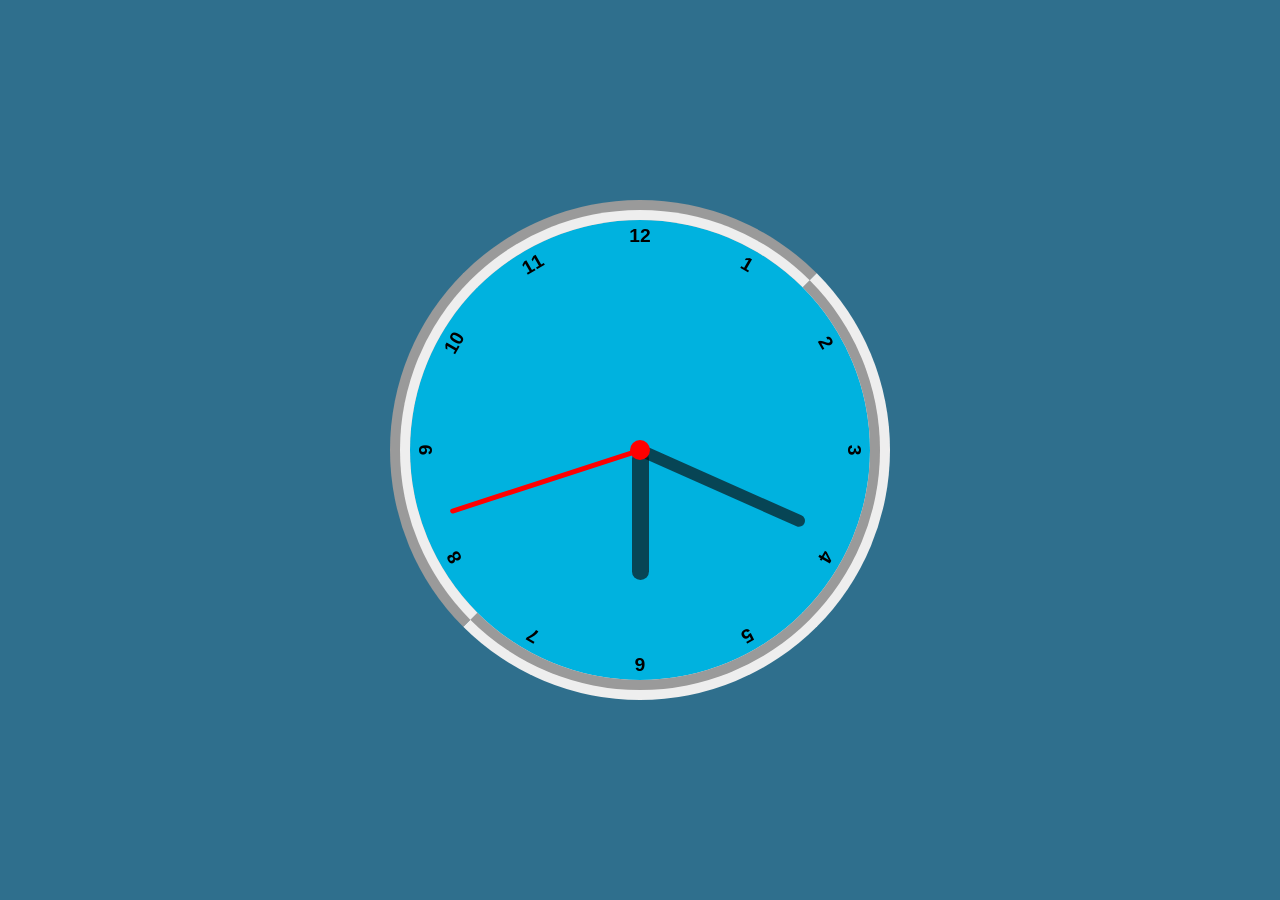
<file: clock/index.html>
<!DOCTYPE html>
<html lang="en">

<head>
    <meta charset="UTF-8">
    <meta name="viewport" content="width=device-width, initial-scale=1.0">

    <link rel="stylesheet" href="./css/style.css">

    <script defer src="./js/script.js"></script>

    <title>Clock</title>
</head>

<body>
    <main>
        <div class="clock">
            <div class="hour-hand"></div>
            <div class="minute-hand"></div>
            <div class="second-hand"></div>

            <div class="center"></div>

            <div class="number number-1">1</div>
            <div class="number number-2">2</div>
            <div class="number number-3">3</div>
            <div class="number number-4">4</div>
            <div class="number number-5">5</div>
            <div class="number number-6">6</div>
            <div class="number number-7">7</div>
            <div class="number number-8">8</div>
            <div class="number number-9">9</div>
            <div class="number number-10">10</div>
            <div class="number number-11">11</div>
            <div class="number number-12">12</div>
        </div>
    </main>
</body>

</html>
</file>
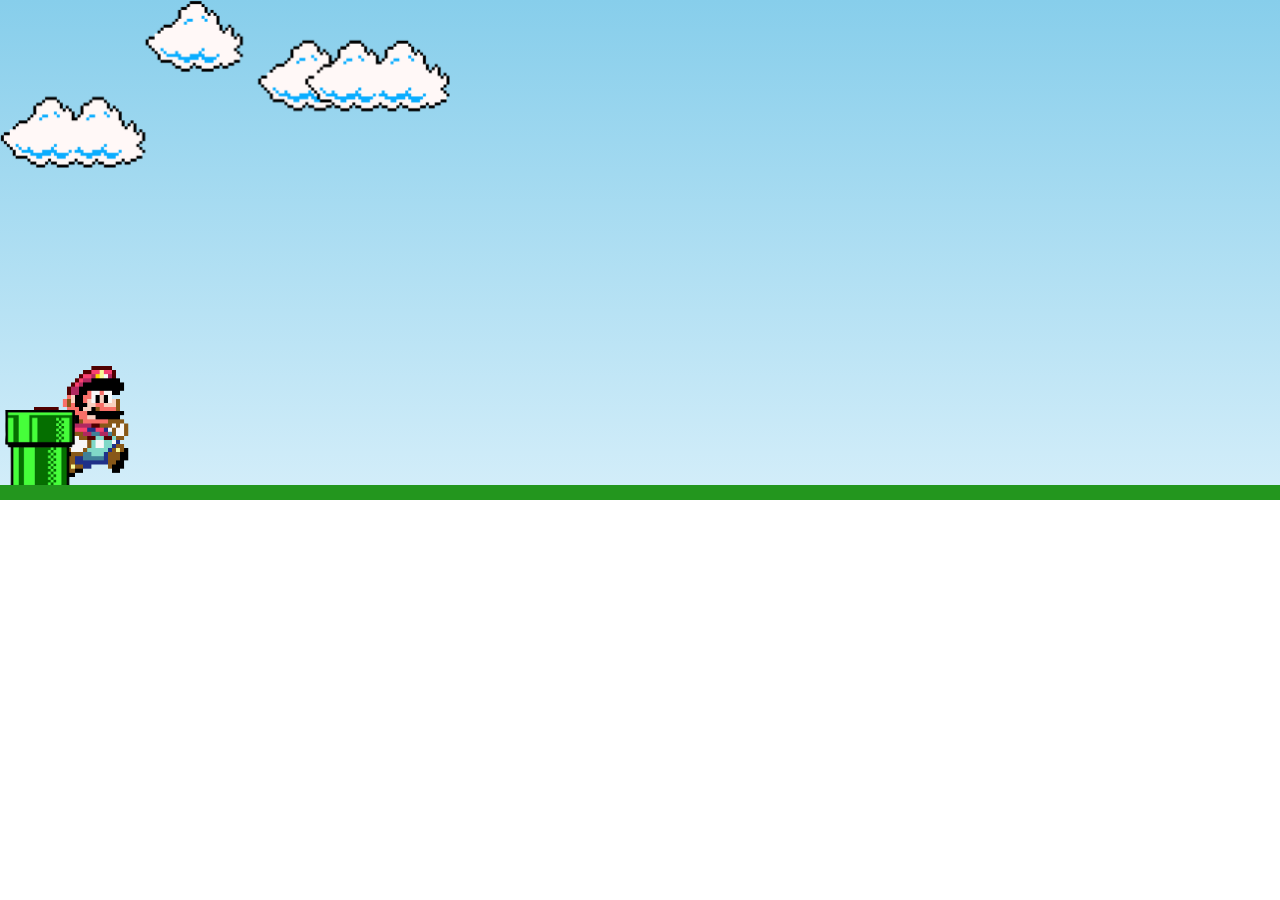
<file: mario-jump-ajustes/index.html>
<!DOCTYPE html>
<html lang="en">
<head>
    <meta charset="UTF-8">
    <meta name="viewport" content="width=device-width, initial-scale=1.0">

    <link rel="stylesheet" href="css/style.css">
    <script src="js/script.js"defer></script>

    <title>Mario Jump</title>
</head>
<body>
    <div class="game-board">

        <img src="images/clouds.png" class="clouds">
        <img src="images/mario.gif" class="mario">
        <img src="images/pipe.png" class="pipe">

    </div>
    
</body>
</html>
</file>
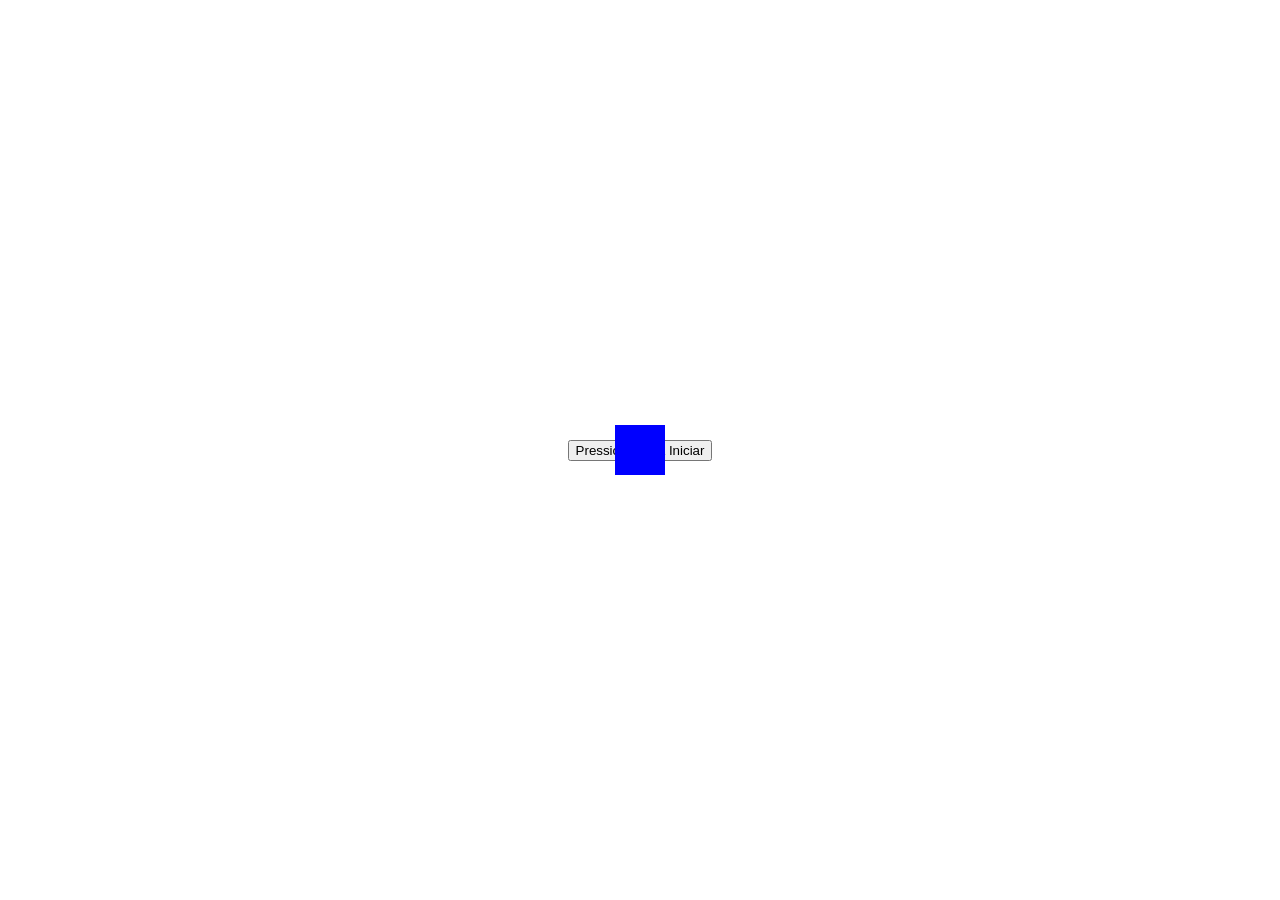
<file: animation/dois/index.html>
<!DOCTYPE html>
<html lang="en">
<head>
    <meta charset="UTF-8">
    <meta name="viewport" content="width=device-width, initial-scale=1.0">
    <link rel="stylesheet" href="styles.css">
</head>
<body>
    <button id="startButton">Pressione para Iniciar</button>
    <div id="animatedElement" class="animation"></div>
    <script src="script.js"></script>
</body>
</html>
</file>
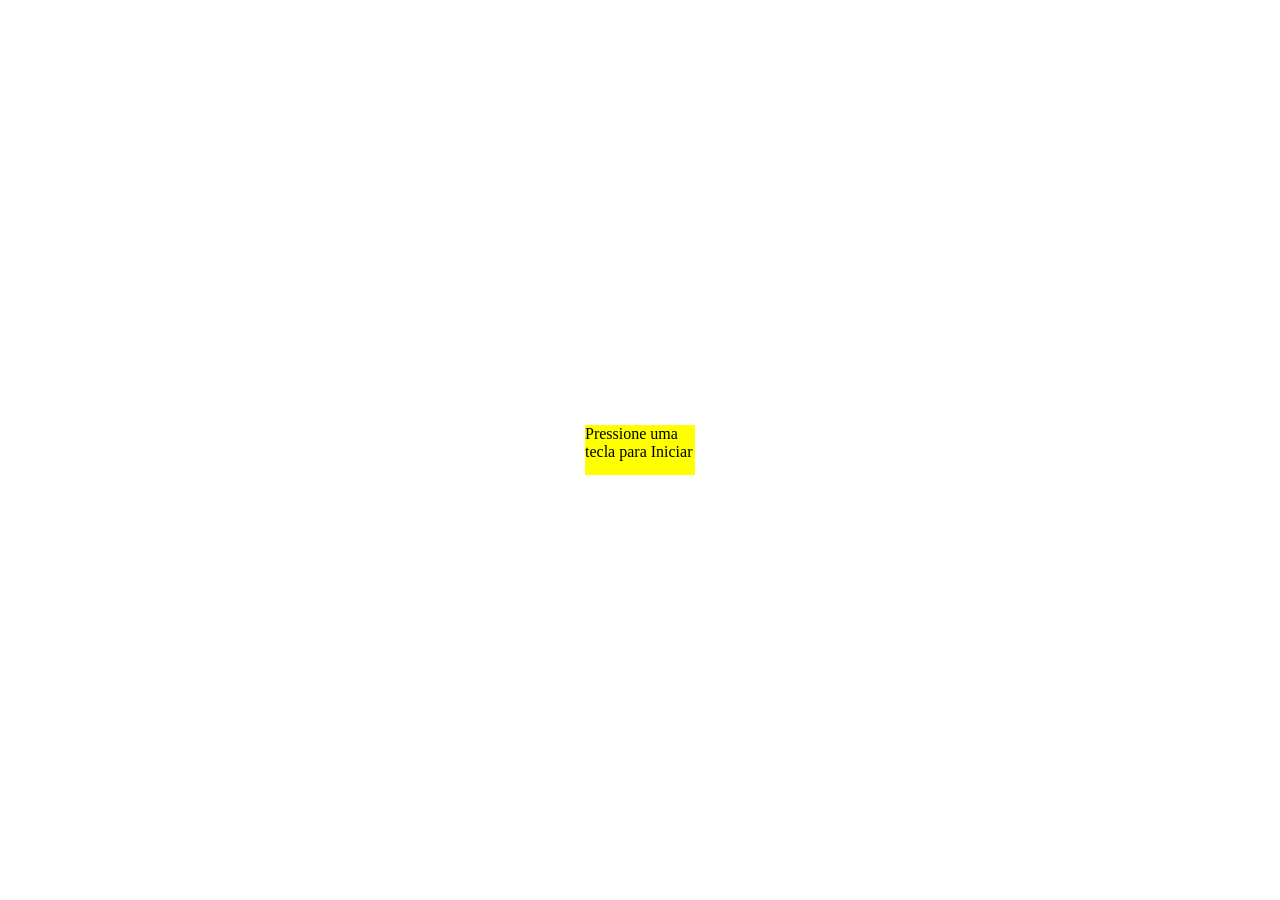
<file: animation/um/index.html>
<!DOCTYPE html>
<html lang="en">
<head>
    <meta charset="UTF-8">
    <meta name="viewport" content="width=device-width, initial-scale=1.0">
    <link rel="stylesheet" href="styles.css">
</head>
<body>
    <div id="animatedElement">Pressione uma tecla para Iniciar</div>
    <script src="script.js"></script>
</body>
</html>
</file>
<file: clock/css/style.css>
* {
    margin: 0;
    padding: 0;
    box-sizing: border-box;
    font-family: Roboto, 'Helvetica Neue', sans-serif;
}

body {
    background-color: rgb(47, 111, 141);
}

main {
    min-width: 100%;
    min-height: 100vh;
    display: flex;
    align-items: center;
    justify-content: center;
}

.clock {
    width: 500px;
    height: 500px;
    background-color: rgb(0, 178, 223);
    border-radius: 250px;
    border: 20px groove;
    position: relative;
    display: flex;
    align-items: center;
    justify-content: center;
}

.number {
    font-size: 1.2rem;
    font-weight: bold;
    text-align: center;
    position: absolute;
    width: 100%;
    height: 100%;
    padding: 5px;
}

.number-1 {
    transform: rotate(30deg);
}

.number-2 {
    transform: rotate(60deg);
}

.number-3 {
    transform: rotate(90deg);
}

.number-4 {
    transform: rotate(120deg);
}

.number-5 {
    transform: rotate(150deg);
}

.number-6 {
    transform: rotate(180deg);
}

.number-7 {
    transform: rotate(210deg);
}

.number-8 {
    transform: rotate(240deg);
}

.number-9 {
    transform: rotate(270deg);
}

.number-10 {
    transform: rotate(300deg);
}

.number-11 {
    transform: rotate(330deg);
}

.number-12 {
    transform: rotate(360deg);
}

.second-hand {
    width: 5px;
    height: 200px;
    background-color: rgb(255, 0, 0);
    position: absolute;
    border-radius: 5px;
    transform: translate(0, -50%);
    transform-origin: bottom center;
}

.minute-hand {
    width: 12px;
    height: 180px;
    background-color: rgba(12, 10, 10, 0.642);
    position: absolute;
    border-radius: 10px;
    transform: translate(0, -50%);
    transform-origin: bottom center;
}

.hour-hand {
    width: 17px;
    height: 130px;
    background-color: rgba(12, 10, 10, 0.642);
    position: absolute;
    border-radius: 10px;
    transform: translate(0, -50%);
    transform-origin: bottom center;
}

.center {
    width: 20px;
    height: 20px;
    background-color: rgb(255, 0, 0);
    position: absolute;
    border-radius: 10px;
}
</file>
<file: mario-jump-ajustes/css/style.css>
* {
    margin: 0;
    padding: 0;
    box-sizing: border-box;
}

.game-board {
    width: 100%;
    height: 500px;
    border-bottom: 15px solid rgb(35, 150, 30);
    margin: 0 auto;
    position: relative;
    overflow: hidden;
    background: linear-gradient(#87ceeb, #d2edf9);
}

.mario {
    width: 150px;
    position: absolute;
    bottom: 0;
    transition: transform 0.2s ease-in-out;
}

.pipe {
    position: absolute;
    bottom: 0;
    width: 80px;
    animation: pipe-animation 2s infinite linear;
}

.clouds {
    width: 450px;
    position: absolute;
    animation: clouds-animation 20s infinite linear;
}

@keyframes pipe-animation {
    from {
        right: -80px;
    }

    to {
        right: 100%;
    }
}

@keyframes clouds-animation {
    from {
        right: -450px;
    }

    to {
        right: 100%;
    }
}
</file>
<file: animation/dois/styles.css>
body {
    display: flex;
    justify-content: center;
    align-items: center;
    height: 100vh;
    margin: 0;
}

#animatedElement {
    width: 50px;
    height: 50px;
    background-color: blue;
    position: absolute;
}

.animation {
    animation-name: moveRight;
    animation-duration: 2s;
    animation-timing-function: ease-in-out;
    animation-iteration-count: infinite;
}

@keyframes moveRight {
    0% {
        transform: translateX(0);
    }
    50% {
        transform: translateX(200px);
    }
    100% {
        transform: translateX(0);
    }
}
</file>
<file: animation/um/styles.css>
body {
    display: flex;
    justify-content: center;
    align-items: center;
    height: 100vh;
    margin: 0;
}

#animatedElement {
    width: 110px;
    height: 50px;
    background-color: yellow;
    position: absolute;
    transition: transform 0.5s ease-in-out;
}
</file>
